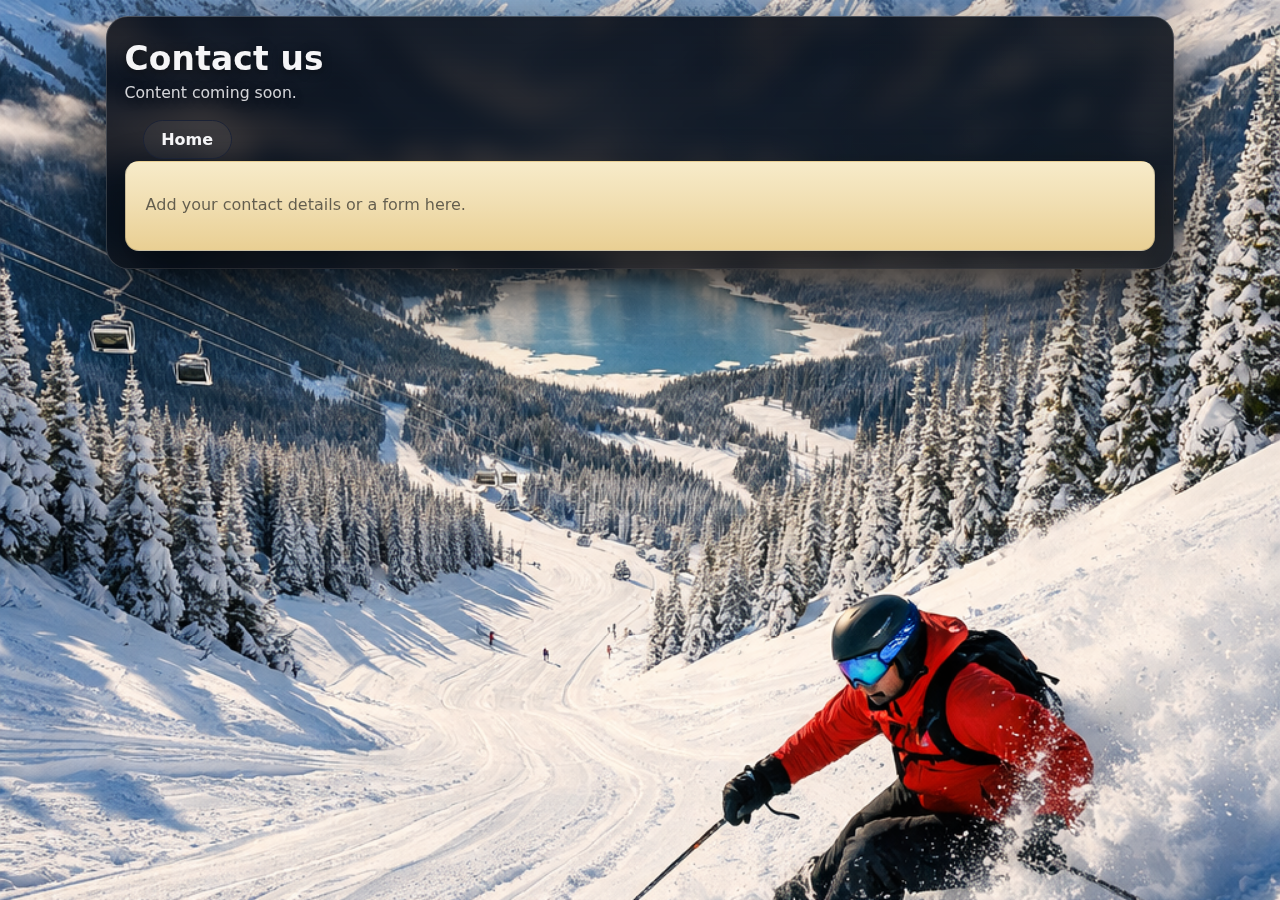
<file: contact.html>
<!DOCTYPE html>
<html lang="en">
<head>
  <meta charset="UTF-8" />
  <title>Contact us • The Powder Files</title>
  <meta name="viewport" content="width=device-width, initial-scale=1" />
  <link rel="stylesheet" href="style.css" />
</head>
<body>
  <div class="app-shell">
    <div class="app-panel">
      <header class="app-header" style="grid-template-areas: 'title' 'nav'; grid-template-columns: 1fr;">
        <div class="title-block">
          <h1 class="app-title">Contact us</h1>
          <p class="app-subtitle">Content coming soon.</p>
        </div>
        <div class="nav-row">
          <a class="btn-secondary" href="index.html" style="text-decoration:none; display:inline-flex; justify-content:center;">Home</a>
        </div>
      </header>

      <main class="app-main">
        <section class="card">
          <p class="muted">Add your contact details or a form here.</p>
        </section>
      </main>
    </div>
  </div>
</body>
</html>
</file>
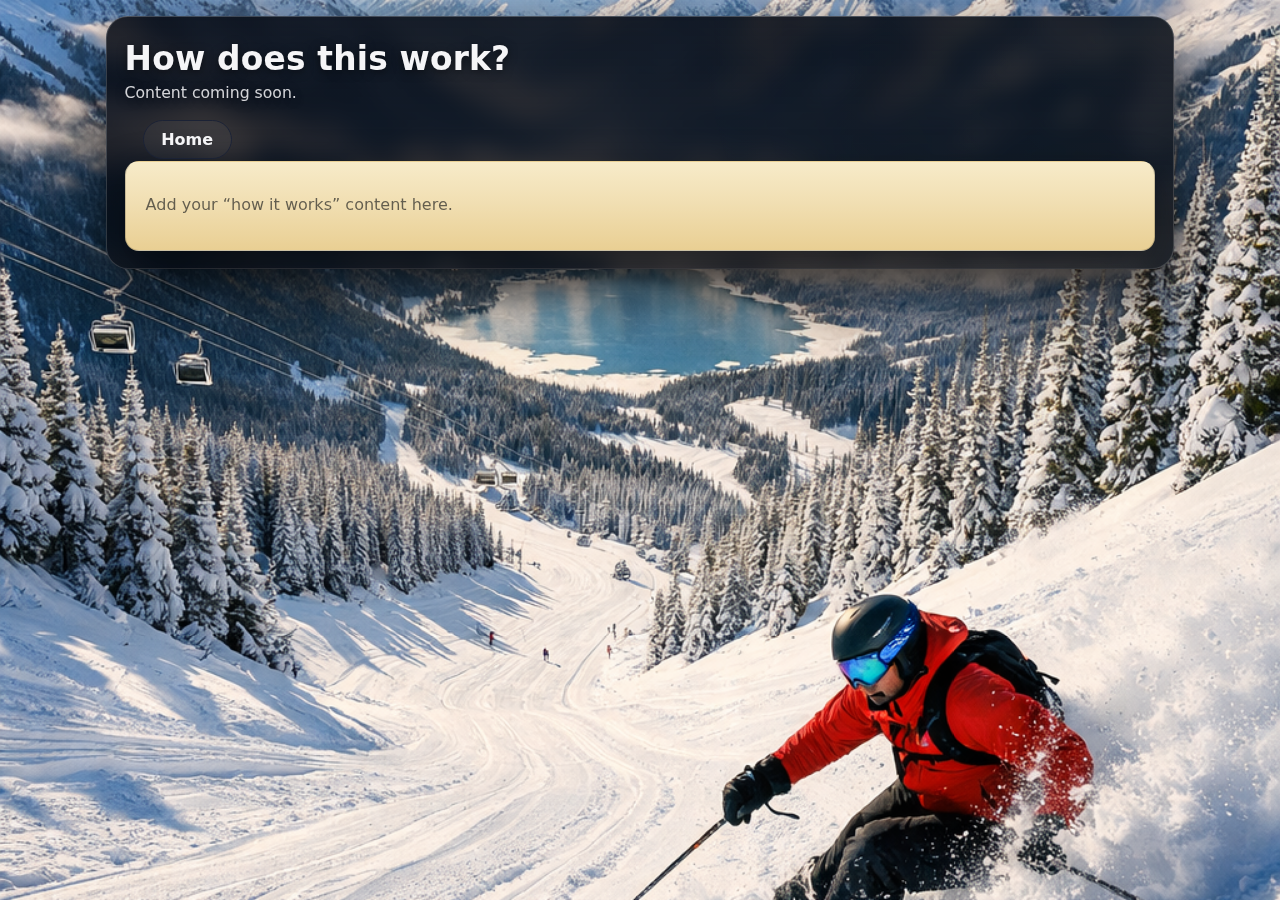
<file: how-it-works.html>
<!DOCTYPE html>
<html lang="en">
<head>
  <meta charset="UTF-8" />
  <title>How does this work? • The Powder Files</title>
  <meta name="viewport" content="width=device-width, initial-scale=1" />
  <link rel="stylesheet" href="style.css" />
</head>
<body>
  <div class="app-shell">
    <div class="app-panel">
      <header class="app-header" style="grid-template-areas: 'title' 'nav'; grid-template-columns: 1fr;">
        <div class="title-block">
          <h1 class="app-title">How does this work?</h1>
          <p class="app-subtitle">Content coming soon.</p>
        </div>
        <div class="nav-row">
          <a class="btn-secondary" href="index.html" style="text-decoration:none; display:inline-flex; justify-content:center;">Home</a>
        </div>
      </header>

      <main class="app-main">
        <section class="card">
          <p class="muted">Add your “how it works” content here.</p>
        </section>
      </main>
    </div>
  </div>
</body>
</html>
</file>
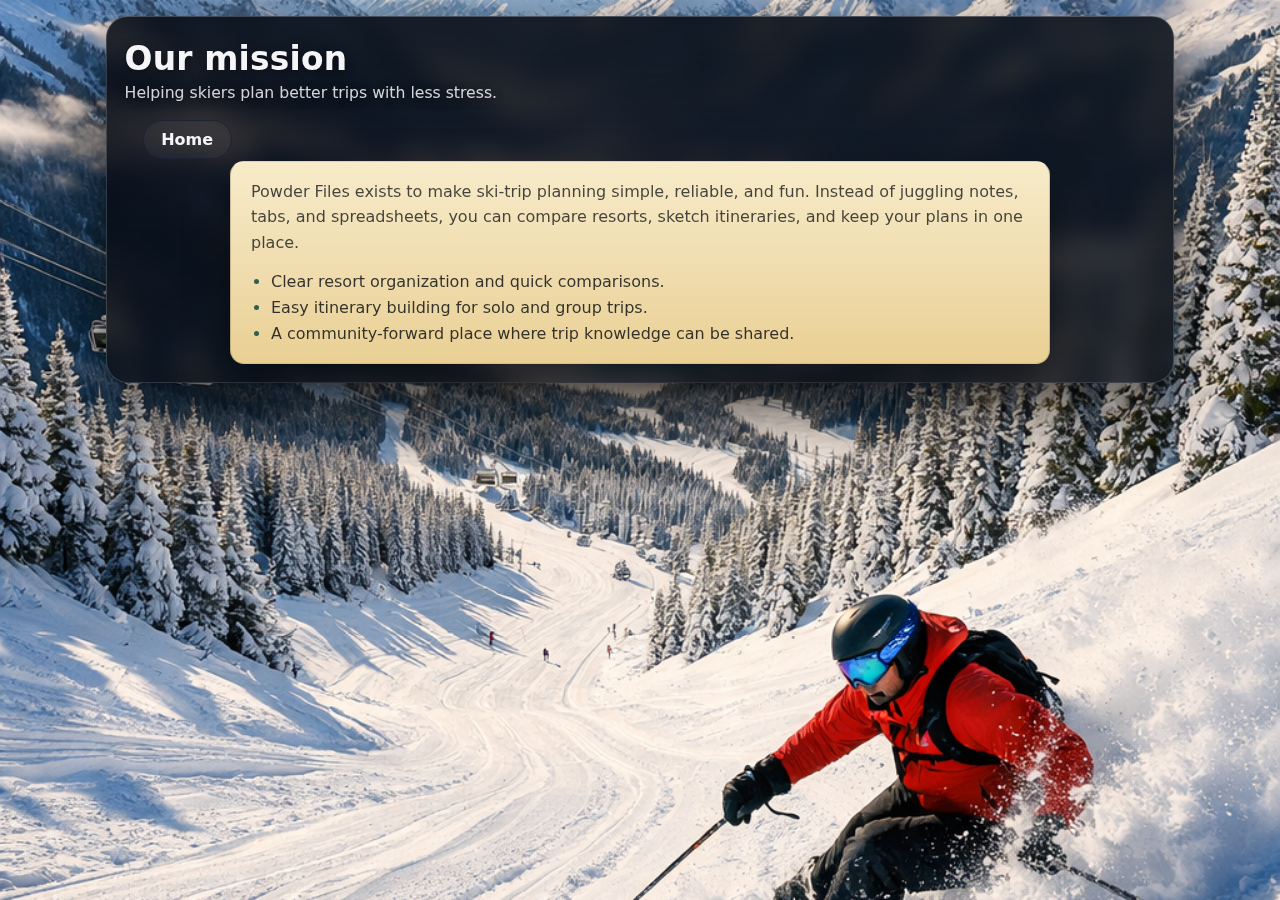
<file: mission.html>
<!DOCTYPE html>
<html lang="en">
<head>
  <meta charset="UTF-8" />
  <title>Our mission • The Powder Files</title>
  <meta name="viewport" content="width=device-width, initial-scale=1" />
  <link rel="stylesheet" href="style.css" />
</head>
<body>
  <div class="app-shell">
    <div class="app-panel">
      <header class="app-header" style="grid-template-areas: 'title' 'nav'; grid-template-columns: 1fr;">
        <div class="title-block">
          <h1 class="app-title">Our mission</h1>
          <p class="app-subtitle">Helping skiers plan better trips with less stress.</p>
        </div>
        <div class="nav-row">
          <a class="btn-secondary" href="index.html" style="text-decoration:none; display:inline-flex; justify-content:center;">Home</a>
        </div>
      </header>

      <main class="app-main">
        <section class="card page-section">
          <p class="page-lead">Powder Files exists to make ski-trip planning simple, reliable, and fun. Instead of juggling notes, tabs, and spreadsheets, you can compare resorts, sketch itineraries, and keep your plans in one place.</p>
          <ul class="info-list">
            <li>Clear resort organization and quick comparisons.</li>
            <li>Easy itinerary building for solo and group trips.</li>
            <li>A community-forward place where trip knowledge can be shared.</li>
          </ul>
        </section>
      </main>
    </div>
  </div>
</body>
</html>
</file>
<file: style.css>
@import url("https://fonts.googleapis.com/css2?family=Patrick+Hand&display=swap");

:root {
  --color-bg-main: #050810;
  --color-bg-elevated: #0B0F1A;
  --color-bg-muted: #101522;

  --color-text-primary: #F5F5F7;
  --color-text-secondary: #A3A8B8;
  --color-text-muted: #6D7385;
  --color-text-danger: #FF6B6B;
  --color-text-accent: #7CFFB2;

  --color-accent-primary: #16F29A;
  --color-accent-soft: #1E9C74;

  --color-border-subtle: #1B2235;
  --color-border-strong: #2F3B5C;

  --radius-card: 12px;
  --shadow-card: 0 18px 45px rgba(0,0,0,0.55);
  --gradient-accent: linear-gradient(110deg, rgba(22,242,154,0.2), rgba(74,170,255,0.25));

  --maxw: 1100px;

  /* Folder + tab theme */
  --folder-paper-top: #f7ebc9;
  --folder-paper-mid: #f1dfb3;
  --folder-paper-bot: #e9cf93;
  --folder-line: rgba(0,0,0,0.18);
  --folder-shadow: 0 18px 45px rgba(0,0,0,0.45);
  --folder-ink: rgba(18, 20, 22, 0.92);

  --tab-a: #f3e2b3;
  --tab-b: #efd79f;
  --tab-c: #f6ebc5;

  --tab-font: "Patrick Hand", system-ui, -apple-system, Segoe UI, Roboto, Helvetica, Arial, sans-serif;
}

* { box-sizing: border-box; }
html, body { height: 100%; }

body {
  margin: 0;
  font-family: system-ui, -apple-system, Segoe UI, Roboto, Helvetica, Arial, sans-serif;
  background: #000;
  color: var(--color-text-primary);
  overflow-x: hidden;
}

a { color: inherit; }

/* =========================================================
   Background: skier photo (full-bleed, no filters)
   (Change the filename if yours differs)
========================================================= */
body::before {
  content: "";
  position: fixed;
  inset: 0;

  background-image: url("assets/ski-hero.png"); /* <-- CHANGE if needed */
  background-repeat: no-repeat;
  background-position: center center;
  background-size: cover;

  opacity: 1;
  filter: none;

  pointer-events: none;
  z-index: -2;
}

/* Keep overlays OFF */
body::after {
  content: none;
}

/* =========================================================
   App shell + unified panel
========================================================= */
.app-shell {
  position: relative;
  z-index: 1;
  max-width: var(--maxw);
  margin: 0 auto;
  padding: 1rem;
  min-height: 100%;
}

.app-panel {
  border-radius: 22px;
  border: 1px solid rgba(255,255,255,0.16);
  background:
    linear-gradient(180deg, rgba(5,8,16,0.86), rgba(5,8,16,0.73)),
    radial-gradient(circle at top right, rgba(122,214,255,0.2), transparent 45%);
  backdrop-filter: blur(12px);
  box-shadow: 0 24px 70px rgba(0,0,0,0.70);
  padding: 1.1rem;
}

/* Improve text visibility in the header over the photo */
.app-title,
.app-subtitle,
.auth-bar,
.auth-row,
#auth-status,
#editor-badge {
  text-shadow: 0 2px 10px rgba(0,0,0,0.55);
}

/* =========================================================
   Header layout (desktop)
========================================================= */
.app-header {
  display: grid;
  grid-template-columns: 1fr auto;
  grid-template-areas:
    "title auth"
    "nav nav";
  gap: 1rem;
  align-items: start;
  margin-bottom: 1rem;
}

.title-block { grid-area: title; min-width: 240px; }
.header-right { grid-area: auth; }
.nav-row { grid-area: nav; display: flex; justify-content: center; margin-top: .25rem; }

.title-eyebrow {
  display: inline-flex;
  align-items: center;
  gap: .4rem;
  padding: .2rem .65rem;
  border-radius: 999px;
  background: rgba(255,255,255,0.1);
  border: 1px solid rgba(255,255,255,0.24);
  color: rgba(245,245,247,0.95);
  font-size: .78rem;
  letter-spacing: .08em;
  text-transform: uppercase;
  font-weight: 700;
}

.app-title { margin: .35rem 0 0; font-size: 2.05rem; letter-spacing: 0.2px; }
.app-subtitle { margin: .3rem 0 0; color: rgba(245,245,247,0.86); font-size: 0.98rem; }

/* Auth bar */
.header-right {
  display: flex;
  flex-direction: column;
  align-items: flex-end;
  gap: 0.6rem;
  min-width: 320px;
}

.auth-bar {
  display: flex;
  gap: 0.5rem;
  align-items: center;
  flex-wrap: wrap;
  justify-content: flex-end;
  width: 100%;
}

.auth-row {
  display: flex;
  gap: 0.5rem;
  align-items: center;
  flex-wrap: wrap;
  justify-content: flex-end;
}

/* Keep inputs from stretching weirdly (desktop) */
#login-email { width: min(260px, 42vw); }
#login-pass  { width: min(180px, 28vw); }

/* =========================================================
   Tabs (base)
========================================================= */
.segmented {
  display: inline-flex;
  border: 1px solid var(--color-border-subtle);
  border-radius: 999px;
  overflow: hidden;
  background: rgba(255,255,255,0.02);
}

.segmented--center { margin: 0 auto; }

.segmented-btn {
  border: 0;
  background: transparent;
  color: var(--color-text-secondary);
  padding: .55rem 1.05rem;
  cursor: pointer;
  font-weight: 750;
  transition: transform .12s ease, filter .12s ease;
}

.segmented-btn--active {
  color: var(--color-text-primary);
  background: linear-gradient(135deg, rgba(22,242,154,0.25), rgba(77,163,255,0.18));
}

/* =========================================================
   Main + footer
========================================================= */
.app-main { padding-top: 0.25rem; }

.app-footer {
  margin-top: 1rem;
  padding: .75rem .2rem .25rem;
  text-align: center;
}

.disclaimer {
  color: rgba(245,245,247,0.78); /* more readable over photo */
  font-size: .82rem;
  line-height: 1.35;
  margin: 0 auto;
  max-width: 900px;
  text-shadow: 0 2px 10px rgba(0,0,0,0.55);
}

.footer-links {
  margin-top: .65rem;
  display: flex;
  gap: 1rem;
  justify-content: center;
  flex-wrap: wrap;
}

.footer-link {
  color: rgba(245,245,247,0.82);
  text-decoration: none;
  border-bottom: 1px solid rgba(255,255,255,0.24);
  padding-bottom: 2px;
  text-shadow: 0 2px 10px rgba(0,0,0,0.55);
}

.footer-link:hover {
  color: var(--color-text-primary);
  border-bottom-color: rgba(22,242,154,0.45);
}

/* =========================================================
   Cards, forms, buttons
========================================================= */
.card {
  background: linear-gradient(135deg, rgba(22,242,154,0.06), transparent 60%), rgba(11,15,26,0.85);
  border: 1px solid var(--color-border-subtle);
  border-radius: var(--radius-card);
  box-shadow: var(--shadow-card);
  padding: 1rem 1.25rem 1.25rem;
}

.toolbar {
  display: flex;
  gap: .75rem;
  flex-wrap: wrap;
  align-items: center;
  justify-content: space-between;
  margin-bottom: 1rem;
}

.field-input, .field-select, textarea {
  width: 100%;
  background: var(--color-bg-muted);
  border: 1px solid var(--color-border-subtle);
  padding: 0.55rem 0.75rem;
  border-radius: 10px;
  color: var(--color-text-primary);
  outline: none;
}
.field-input:focus, .field-select:focus, textarea:focus {
  border-color: rgba(22,242,154,0.45);
  box-shadow: 0 0 0 3px rgba(22,242,154,0.08);
}

.field-label {
  display: block;
  margin: 0 0 .35rem;
  color: var(--color-text-secondary);
  font-size: .85rem;
}

.form-grid { display: grid; gap: .75rem; }
.grid-2 { display: grid; gap: .75rem; grid-template-columns: 1fr 1fr; }
.grid-3 { display: grid; gap: .75rem; grid-template-columns: 1fr 1fr 1fr; }

.btn-row { display: flex; gap: .6rem; flex-wrap: wrap; }

.btn-primary, .btn-secondary, .btn-danger, .btn-ghost {
  border-radius: 999px;
  padding: 0.55rem 1.1rem;
  font-weight: 700;
  cursor: pointer;
  border: 1px solid transparent;
  transition: transform .08s ease, box-shadow .08s ease, opacity .08s ease;
}

.btn-primary {
  background: #2f6a58;
  color: #fff;
  border: 1px solid rgba(0,0,0,0.25);
  box-shadow: 0 10px 20px rgba(0,0,0,0.35);
}

.btn-secondary {
  background: rgba(255,255,255,0.04);
  border-color: var(--color-border-subtle);
  color: var(--color-text-primary);
}

.btn-ghost {
  background: transparent;
  border-color: var(--color-border-subtle);
  color: var(--color-text-secondary);
}

.btn-danger {
  background: rgba(255,107,107,0.10);
  border-color: rgba(255,107,107,0.35);
  color: var(--color-text-danger);
}

.btn-primary:hover, .btn-secondary:hover, .btn-ghost:hover, .btn-danger:hover { transform: translateY(-1px); }
.btn-primary:active, .btn-secondary:active, .btn-ghost:active, .btn-danger:active { transform: translateY(0px); opacity: .9; }

.muted { color: var(--color-text-secondary); }
.small { font-size: .85rem; }

.kpi { display: flex; flex-wrap: wrap; gap: .5rem; }
.kpi-pill {
  border: 1px solid var(--color-border-subtle);
  background: rgba(255,255,255,0.02);
  color: var(--color-text-secondary);
  border-radius: 999px;
  padding: .35rem .65rem;
  font-size: .85rem;
}
.kpi-pill strong { color: var(--color-text-primary); font-weight: 800; }

.list-grid {
  display: grid;
  gap: .75rem;
  grid-template-columns: repeat(3, minmax(0, 1fr));
}
@media (max-width: 980px) { .list-grid { grid-template-columns: repeat(2, minmax(0, 1fr)); } }
@media (max-width: 640px) { .list-grid { grid-template-columns: 1fr; } }

.resort-btn {
  display: flex;
  gap: .75rem;
  align-items: center;
  width: 100%;
  text-align: left;
  border: 1px solid var(--color-border-subtle);
  background: rgba(255,255,255,0.02);
  border-radius: 14px;
  padding: .75rem;
  cursor: pointer;
}
.resort-btn:hover { border-color: rgba(22,242,154,0.35); }

.thumb {
  width: 64px;
  height: 64px;
  border-radius: 12px;
  border: 1px solid var(--color-border-subtle);
  background: var(--color-bg-muted);
  flex: 0 0 auto;
  overflow: hidden;
  display: grid;
  place-items: center;
}
.thumb img { width: 100%; height: 100%; object-fit: cover; display: block; }
.thumb span { color: var(--color-text-muted); font-size: .75rem; padding: .25rem; text-align: center; }

.resort-meta h3 { margin: 0 0 .2rem; font-size: 1.02rem; }
.resort-meta p { margin: 0; color: var(--color-text-secondary); font-size: .88rem; }

.hr {
  height: 1px;
  background: var(--color-border-subtle);
  margin: 1rem 0;
}

.accordion {
  border: 1px solid var(--color-border-subtle);
  background: rgba(255,255,255,0.02);
  border-radius: 14px;
  overflow: hidden;
  margin-bottom: .75rem;
}
.accordion-header {
  width: 100%;
  text-align: left;
  border: 0;
  background: transparent;
  padding: .85rem 1rem;
  cursor: pointer;
  display: flex;
  align-items: center;
  justify-content: space-between;
  gap: .75rem;
}
.accordion-header:hover { background: rgba(255,255,255,0.02); }
.accordion-title { font-weight: 850; }
.accordion-sub { color: var(--color-text-secondary); font-size: .85rem; }
.accordion-body { padding: 0 1rem 1rem; }

.trip-card {
  border: 1px solid var(--color-border-subtle);
  background: rgba(255,255,255,0.015);
  border-radius: 14px;
  padding: .85rem;
  margin-top: .75rem;
}
.trip-top {
  display: flex;
  gap: .75rem;
  justify-content: space-between;
  align-items: flex-start;
  flex-wrap: wrap;
}
.trip-top h4 { margin: 0; }

.day-list {
  margin: .6rem 0 0;
  padding-left: 1.1rem;
  color: var(--color-text-secondary);
}

.cost-grid {
  display: grid;
  gap: .4rem .9rem;
  grid-template-columns: 1fr 1fr;
  margin-top: .6rem;
}
.cost-grid .line { color: var(--color-text-secondary); }
.cost-grid .line strong { color: var(--color-text-primary); }

.pill-score {
  display: inline-flex;
  align-items: center;
  gap: .4rem;
  border-radius: 999px;
  padding: .3rem .65rem;
  border: 1px solid rgba(22,242,154,0.25);
  background: rgba(22,242,154,0.06);
  color: var(--color-text-accent);
  font-weight: 850;
  font-size: .85rem;
}

/* Modal */
.modal-backdrop {
  position: fixed;
  inset: 0;
  background: rgba(0,0,0,0.62);
  display: grid;
  place-items: center;
  padding: 1rem;
  z-index: 50;
}
.modal {
  width: min(720px, 100%);
  background: var(--color-bg-elevated);
  border: 1px solid var(--color-border-subtle);
  border-radius: 16px;
  box-shadow: var(--shadow-card);
  padding: 1rem 1.1rem 1.1rem;
}
.modal h2 { margin: 0 0 .75rem; }
.modal .modal-footer {
  display: flex;
  gap: .6rem;
  justify-content: flex-end;
  flex-wrap: wrap;
  margin-top: .9rem;
}
.hidden { display: none; }

.inline-error {
  color: var(--color-text-danger);
  font-size: .85rem;
  margin-top: .25rem;
}

/* =========================================================
   Mobile improvements
========================================================= */
@media (max-width: 820px) {
  .app-shell { padding: .75rem; }
  .app-panel { padding: .85rem; }

  .app-header {
    grid-template-columns: 1fr;
    grid-template-areas:
      "title"
      "auth"
      "nav";
    gap: .75rem;
  }

  .header-right {
    min-width: 0;
    align-items: stretch;
  }

  .auth-bar {
    justify-content: flex-start;
  }

  .auth-row {
    width: 100%;
    justify-content: flex-start;
  }

  /* inputs/buttons become nicer on mobile */
  #login-email, #login-pass {
    width: 100%;
  }

  /* stack auth controls */
  .auth-row {
    display: grid;
    grid-template-columns: 1fr;
    gap: .5rem;
  }

  /* make buttons full width for thumb reach */
  .auth-row button {
    width: 100%;
  }

  /* tabs centered and roomy */
  .nav-row { margin-top: .25rem; }
  .segmented-btn { padding: .65rem 1.15rem; }

  .grid-2 { grid-template-columns: 1fr; }
  .grid-3 { grid-template-columns: 1fr; }

  .card { padding: .95rem; }
}

/* Prevent iOS zoom on focus */
@media (max-width: 600px) {
  input[type="number"],
  input[type="text"],
  input[type="email"],
  input[type="tel"],
  input[type="password"],
  select,
  textarea,
  .field-input {
    font-size: 16px !important;
  }
}

/* Remove number spinners */
input[type=number]::-webkit-inner-spin-button,
input[type=number]::-webkit-outer-spin-button { -webkit-appearance: none; margin:0; }

/* =========================================================
   Manila folder look + staggered tabs (SYNCED + LEFT-ALIGNED)
========================================================= */

/* Folder card (main content) */
.card {
  position: relative;
  color: var(--folder-ink);
  border-radius: 14px;
  border: 1px solid var(--folder-line);
  border-top-color: transparent; /* lets tabs “own” the top edge */
  box-shadow: var(--folder-shadow);
  padding: 1.05rem 1.25rem 1.25rem;

  background:
    linear-gradient(180deg, var(--folder-paper-top), var(--folder-paper-mid) 45%, var(--folder-paper-bot)),
    repeating-linear-gradient(
      90deg,
      rgba(255,255,255,0.05) 0px,
      rgba(255,255,255,0.05) 2px,
      rgba(0,0,0,0.00) 2px,
      rgba(0,0,0,0.00) 14px
    );
}

/* Folder readability */
.card .field-label { color: rgba(18,20,22,0.70); }
.card .muted,
.card .small.muted { color: rgba(18,20,22,0.64) !important; }

/* Inputs inside folder: light + clean */
.card .field-input,
.card textarea,
.card .field-select {
  background: rgba(255,255,255,0.70);
  border: 1px solid rgba(0,0,0,0.20);
  color: rgba(18,20,22,0.92);
}
.card .field-input::placeholder { color: rgba(18,20,22,0.45); }
.card .field-input:focus,
.card textarea:focus,
.card .field-select:focus {
  border-color: rgba(0,0,0,0.32);
  box-shadow: 0 0 0 3px rgba(0,0,0,0.08);
}

/* Add Resort button: match folder vibe */
.btn-primary {
  background: #2f5f4f;
  color: #ffffff;
  border: 1px solid rgba(0,0,0,0.25);
  box-shadow: 0 10px 18px rgba(0,0,0,0.25);
}
.btn-primary:hover { filter: brightness(1.05); }

/* Tabs positioned to the LEFT side of the folder */
.nav-row{
  display: flex;
  justify-content: flex-start;   /* left align tabs */
  align-items: flex-end;
  margin-top: .15rem;
  margin-bottom: -14px;          /* overlap the folder so tabs touch */
  padding-left: 18px;            /* aligns visually with folder edge */
  position: relative;
  z-index: 20;
}

/* Tab rail */
.segmented.segmented--center{
  position: relative;
  border: 0;
  background: transparent;
  border-radius: 0;
  overflow: visible;
  gap: .35rem;
  padding: 0;
  margin: 0;                     /* don't auto-center */
}

/* Each tab */
.segmented.segmented--center .segmented-btn{
  position: relative;
  border: 1px solid var(--folder-line);
  border-bottom: 0;              /* tab blends into folder */
  background: linear-gradient(180deg, var(--folder-paper-top), var(--tab-a));
  color: #111;
  padding: .55rem 1.15rem .48rem;
  font-weight: 700;
  font-family: var(--tab-font);
  font-size: 1.05rem;
  letter-spacing: .2px;

  border-top-left-radius: 12px;
  border-top-right-radius: 12px;

  box-shadow: 0 10px 18px rgba(0,0,0,0.18);
  z-index: 2;
  top: 0;
}

/* Stagger like real manila tabs */
.segmented.segmented--center .segmented-btn:nth-child(1){
  top: 7px;
  background: linear-gradient(180deg, var(--folder-paper-top), var(--tab-b));
}
.segmented.segmented--center .segmented-btn:nth-child(2){
  top: 1px;
  background: linear-gradient(180deg, var(--folder-paper-top), var(--tab-c));
}
.segmented.segmented--center .segmented-btn:nth-child(3){
  top: 4px;
  background: linear-gradient(180deg, var(--folder-paper-top), var(--tab-a));
}

/* Active tab comes to front */
.segmented.segmented--center .segmented-btn--active{
  background: linear-gradient(180deg, #fff6d9, #ffe9b8);
  color: #111;
  z-index: 6;
  top: -2px;
}
.segmented.segmented--center .segmented-btn:hover {
  filter: brightness(1.03);
  transform: translateY(-1px);
}

/* Bridge that welds tab to folder */
.segmented.segmented--center .segmented-btn::after{
  content: "";
  position: absolute;
  left: -1px;
  right: -1px;
  top: 100%;
  height: 14px;
  background: var(--folder-paper-top);
  border-left: 1px solid var(--folder-line);
  border-right: 1px solid var(--folder-line);
}

/* Remove tiny gap above folder */
.app-main{ padding-top: 0; }

/* Pull folder up so the bridge overlaps (no visible seam) */
.app-main .card { margin-top: 0; }

/* Resort list cards on folder */
.resort-btn {
  border: 1px solid rgba(0,0,0,0.18);
  background: rgba(255,255,255,0.18);
}
.resort-btn:hover { border-color: rgba(0,0,0,0.28); }

/* Resort detail: cleaner separators on folder */
.card h2 { color: #111; }
.hr { background: rgba(0,0,0,0.14); }

.kpi-pill {
  border: 1px solid rgba(0,0,0,0.18);
  background: rgba(255,255,255,0.22);
  color: rgba(18,20,22,0.70);
}
.kpi-pill strong { color: rgba(18,20,22,0.92); }

/* Star buttons: subtle “ink stamp” style */
.stars { display: inline-flex; gap: .25rem; align-items: center; user-select: none; }
.star-btn {
  border: 1px solid rgba(0,0,0,0.20);
  background: rgba(255,255,255,0.25);
  color: rgba(18,20,22,0.85);
  border-radius: 10px;
  padding: .35rem .5rem;
  cursor: pointer;
  font-weight: 900;
  line-height: 1;
  transform: translateY(0);
}
.star-btn:hover { transform: translateY(-1px); }
.star-btn--on {
  background: rgba(47, 95, 79, 0.20);
  border-color: rgba(47, 95, 79, 0.35);
}

/* Mobile: keep tabs readable */
@media (max-width: 520px) {
  .segmented.segmented--center .segmented-btn {
    font-size: 1rem;
    padding: .55rem .85rem .45rem;
  }
  .nav-row { padding-left: 10px; }
  .app-main .card { margin-top: -12px; }
}








/* Utility page layout */
.page-section {
  max-width: 820px;
  margin: 0 auto;
}

.page-lead {
  margin: 0 0 1rem;
  color: rgba(18,20,22,0.78);
  font-size: 1rem;
  line-height: 1.6;
}

.info-list {
  margin: 0;
  padding-left: 1.25rem;
  display: grid;
  gap: .45rem;
  color: rgba(18,20,22,0.85);
}

.info-list li::marker {
  color: #2f5f4f;
}

.cta-row {
  margin-top: 1.1rem;
  display: flex;
  flex-wrap: wrap;
  gap: .6rem;
}

.cta-row .btn-secondary,
.cta-row .btn-primary {
  text-decoration: none;
  display: inline-flex;
  align-items: center;
  justify-content: center;
}
</file>
